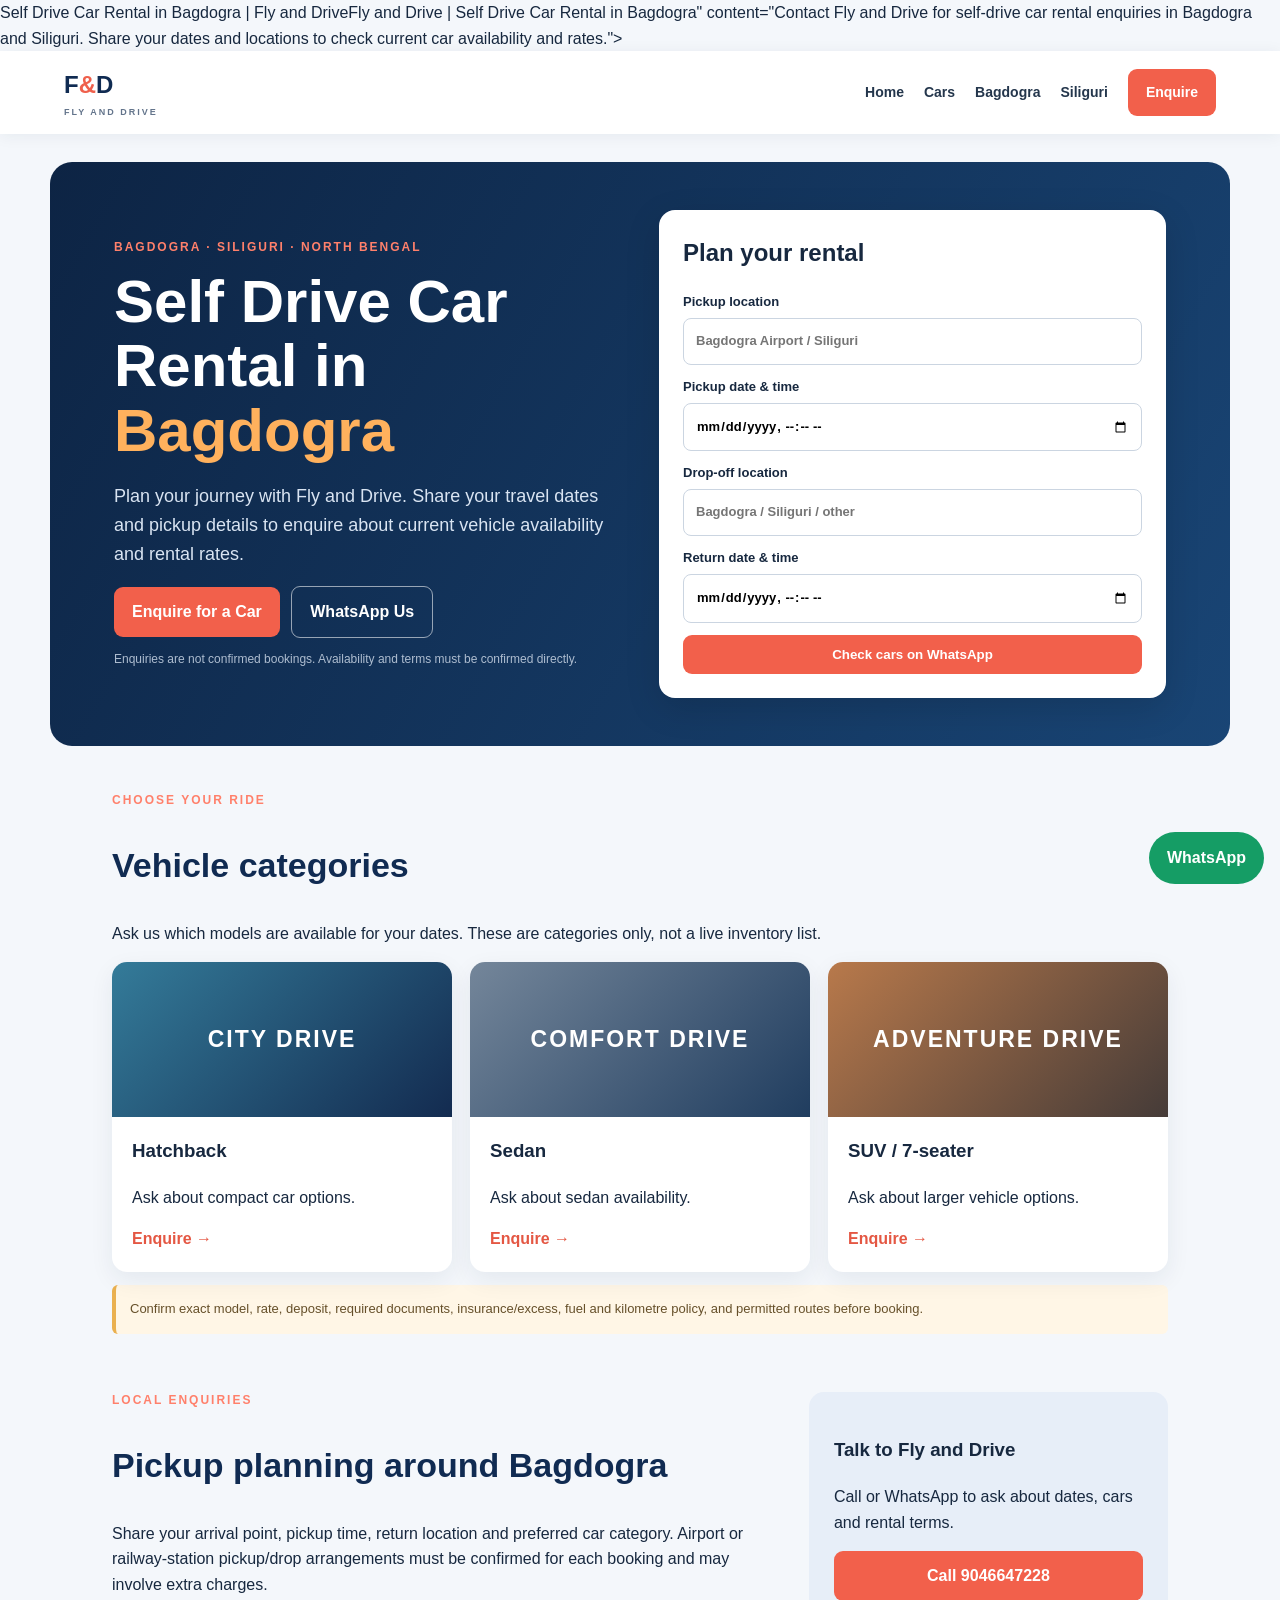
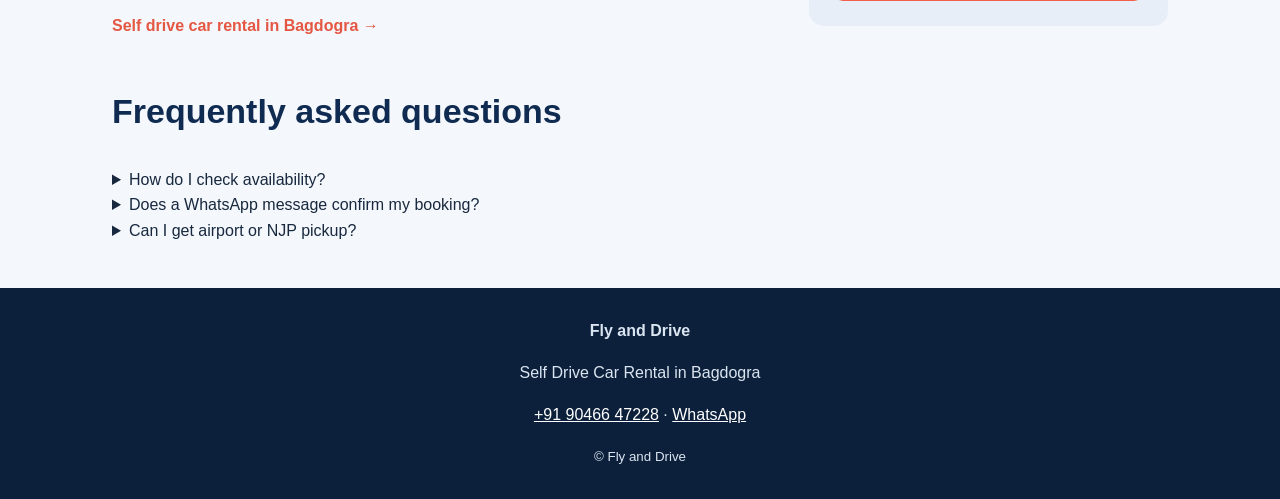
<file: index.html>
<!doctype html><html lang="en"><head><meta charset="utf-8"><meta name="google-site-verification" content="nH3wj0BV8rFmDaSXp6mujSp6aQtWH4R-Et4Ms5vAyeU" /><title>Self Drive Car Rental in Bagdogra | Fly and Drive</title>
<meta name="description" content="Book self-drive cars in Bagdogra with Fly and Drive. Explore convenient car rental options for Bagdogra, Siliguri and nearby destinations. Enquire on WhatsApp at 9046647228.">Self Drive Car Rental in Bagdogra | Fly and Drive</title>Fly and Drive | Self Drive Car Rental in Bagdogra</title><meta"description" content="Book self-drive cars in Bagdogra with Fly and Drive. Explore convenient car rental options for Bagdogra, Siliguri and nearby destinations. Enquire on WhatsApp at 9046647228.">" content="Contact Fly and Drive for self-drive car rental enquiries in Bagdogra and Siliguri. Share your dates and locations to check current car availability and rates."><meta name="robots" content="index,follow"><link rel="canonical" href="https://YOUR-WEBSITE-DOMAIN/"><link rel="canonical" href="https://flyanddrive.github.io/fly-and-drive-bagdogra/"><link rel="stylesheet" href="style.css"><script type="application/ld+json">{"@context":"https://schema.org","@type":"CarRental","name":"Fly and Drive","telephone":"+919046647228","description":"Self-drive car rental enquiry service in Bagdogra, West Bengal.","areaServed":[{"@type":"City","name":"Bagdogra"},{"@type":"City","name":"Siliguri"}],"priceRange":"Contact for rates"}</script></head><body><header><a class="brand" href="index.html">F<span>&</span>D <small>FLY AND DRIVE</small></a><nav><a href="index.html">Home</a><a href="cars.html">Cars</a><a href="bagdogra.html">Bagdogra</a><a href="siliguri.html">Siliguri</a><a class="navbtn" href="booking.html">Enquire</a></nav></header><main><section class="hero"><div><p class="tag">BAGDOGRA · SILIGURI · NORTH BENGAL</p><h1>Self Drive Car Rental in <i>Bagdogra</i></h1><p class="lead">Plan your journey with Fly and Drive. Share your travel dates and pickup details to enquire about current vehicle availability and rental rates.</p><a class="btn" href="booking.html">Enquire for a Car</a> <a class="btn outline" href="https://wa.me/919046647228">WhatsApp Us</a><p class="small">Enquiries are not confirmed bookings. Availability and terms must be confirmed directly.</p></div><form id="quickBooking" class="panel"><h2>Plan your rental</h2><label>Pickup location<input name="pickup" placeholder="Bagdogra Airport / Siliguri" required></label><label>Pickup date & time<input name="pickupDate" type="datetime-local" required></label><label>Drop-off location<input name="drop" placeholder="Bagdogra / Siliguri / other" required></label><label>Return date & time<input name="returnDate" type="datetime-local" required></label><button class="btn full">Check cars on WhatsApp</button></form></section><section class="section"><p class="tag">CHOOSE YOUR RIDE</p><h2>Vehicle categories</h2><p>Ask us which models are available for your dates. These are categories only, not a live inventory list.</p><div class="cards"><article><div class="visual v1">CITY DRIVE</div><h3>Hatchback</h3><p>Ask about compact car options.</p><a href="booking.html?type=Hatchback">Enquire →</a></article><article><div class="visual v2">COMFORT DRIVE</div><h3>Sedan</h3><p>Ask about sedan availability.</p><a href="booking.html?type=Sedan">Enquire →</a></article><article><div class="visual v3">ADVENTURE DRIVE</div><h3>SUV / 7-seater</h3><p>Ask about larger vehicle options.</p><a href="booking.html?type=SUV">Enquire →</a></article></div><p class="notice">Confirm exact model, rate, deposit, required documents, insurance/excess, fuel and kilometre policy, and permitted routes before booking.</p></section><section class="section split"><div><p class="tag">LOCAL ENQUIRIES</p><h2>Pickup planning around Bagdogra</h2><p>Share your arrival point, pickup time, return location and preferred car category. Airport or railway-station pickup/drop arrangements must be confirmed for each booking and may involve extra charges.</p><a href="bagdogra.html">Self drive car rental in Bagdogra →</a></div><div class="callout"><h3>Talk to Fly and Drive</h3><p>Call or WhatsApp to ask about dates, cars and rental terms.</p><a class="btn full" href="tel:+919046647228">Call 9046647228</a></div></section><section class="section"><h2>Frequently asked questions</h2><details><summary>How do I check availability?</summary><p>Send your dates, pickup and return locations by WhatsApp. The team will confirm availability and rates.</p></details><details><summary>Does a WhatsApp message confirm my booking?</summary><p>No. It is only an enquiry. Your booking is confirmed only after the business confirms the vehicle, dates, charges, deposit and terms.</p></details><details><summary>Can I get airport or NJP pickup?</summary><p>Ask the team to confirm the pickup/drop arrangement and any additional charge for your specific booking.</p></details></section></main><footer><b>Fly and Drive</b><p>Self Drive Car Rental in Bagdogra</p><p><a href="tel:+919046647228">+91 90466 47228</a> · <a href="https://wa.me/919046647228">WhatsApp</a></p><small>© Fly and Drive</small></footer><a class="float" href="https://wa.me/919046647228">WhatsApp</a><script src="script.js"></script></body></html>
</file>
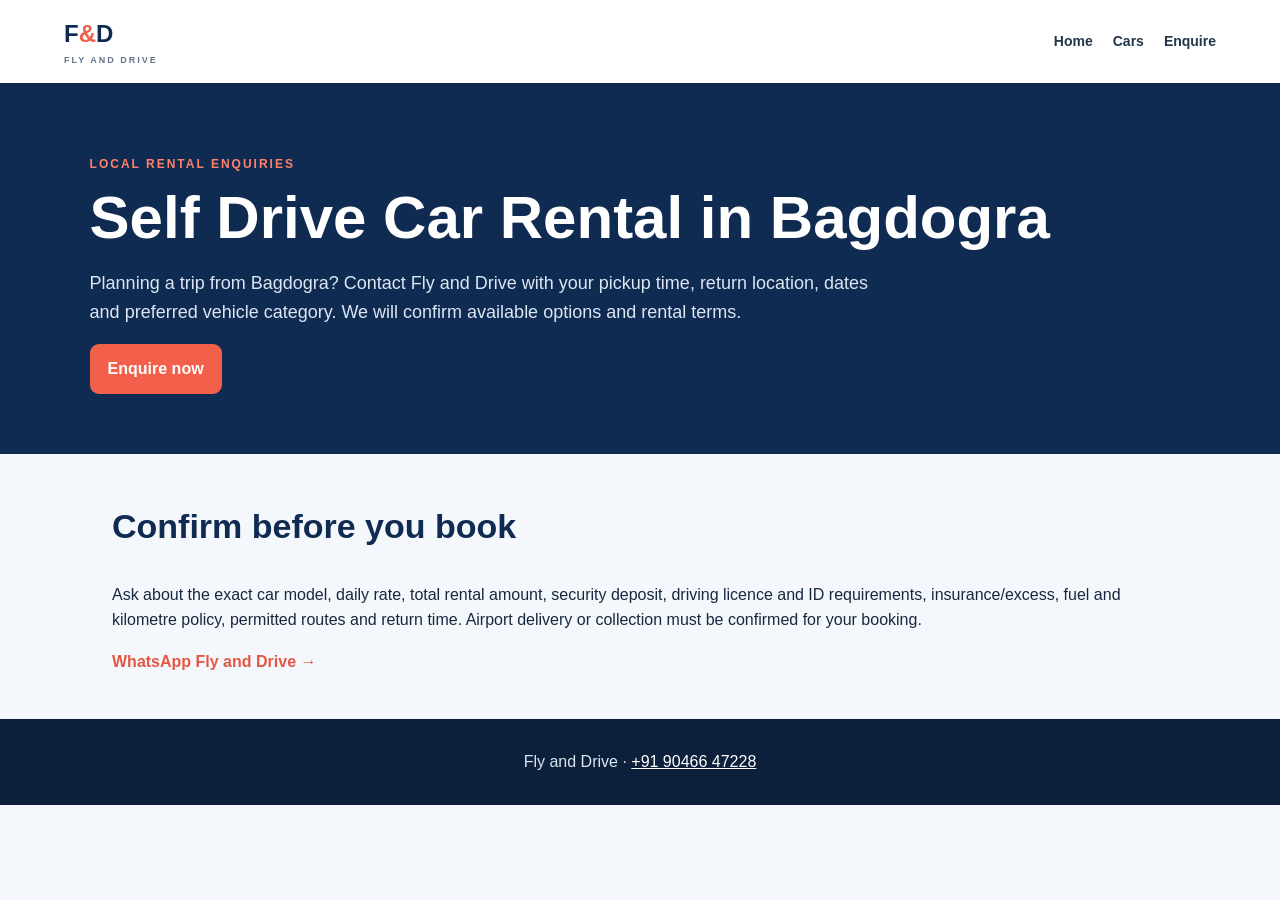
<file: bagdogra.html>
<!doctype html><html lang="en"><head><meta charset="utf-8"><meta name="viewport" content="width=device-width,initial-scale=1"><title>Self Drive Car Rental in Bagdogra | Fly and Drive</title><meta name="description" content="Looking for self-drive car rental in Bagdogra? Contact Fly and Drive to ask about available cars, rates, dates and pickup arrangements."><link rel="canonical" href="https://YOUR-WEBSITE-DOMAIN/bagdogra.html"><link rel="stylesheet" href="style.css"></head><body><header><a class="brand" href="index.html">F<span>&</span>D <small>FLY AND DRIVE</small></a><nav><a href="index.html">Home</a><a href="cars.html">Cars</a><a href="booking.html">Enquire</a></nav></header><section class="pagehero"><p class="tag">LOCAL RENTAL ENQUIRIES</p><h1>Self Drive Car Rental in Bagdogra</h1><p>Planning a trip from Bagdogra? Contact Fly and Drive with your pickup time, return location, dates and preferred vehicle category. We will confirm available options and rental terms.</p><a class="btn" href="booking.html">Enquire now</a></section><section class="section"><h2>Confirm before you book</h2><p>Ask about the exact car model, daily rate, total rental amount, security deposit, driving licence and ID requirements, insurance/excess, fuel and kilometre policy, permitted routes and return time. Airport delivery or collection must be confirmed for your booking.</p><a href="https://wa.me/919046647228">WhatsApp Fly and Drive →</a></section><footer>Fly and Drive · <a href="tel:+919046647228">+91 90466 47228</a></footer></body></html>
</file>
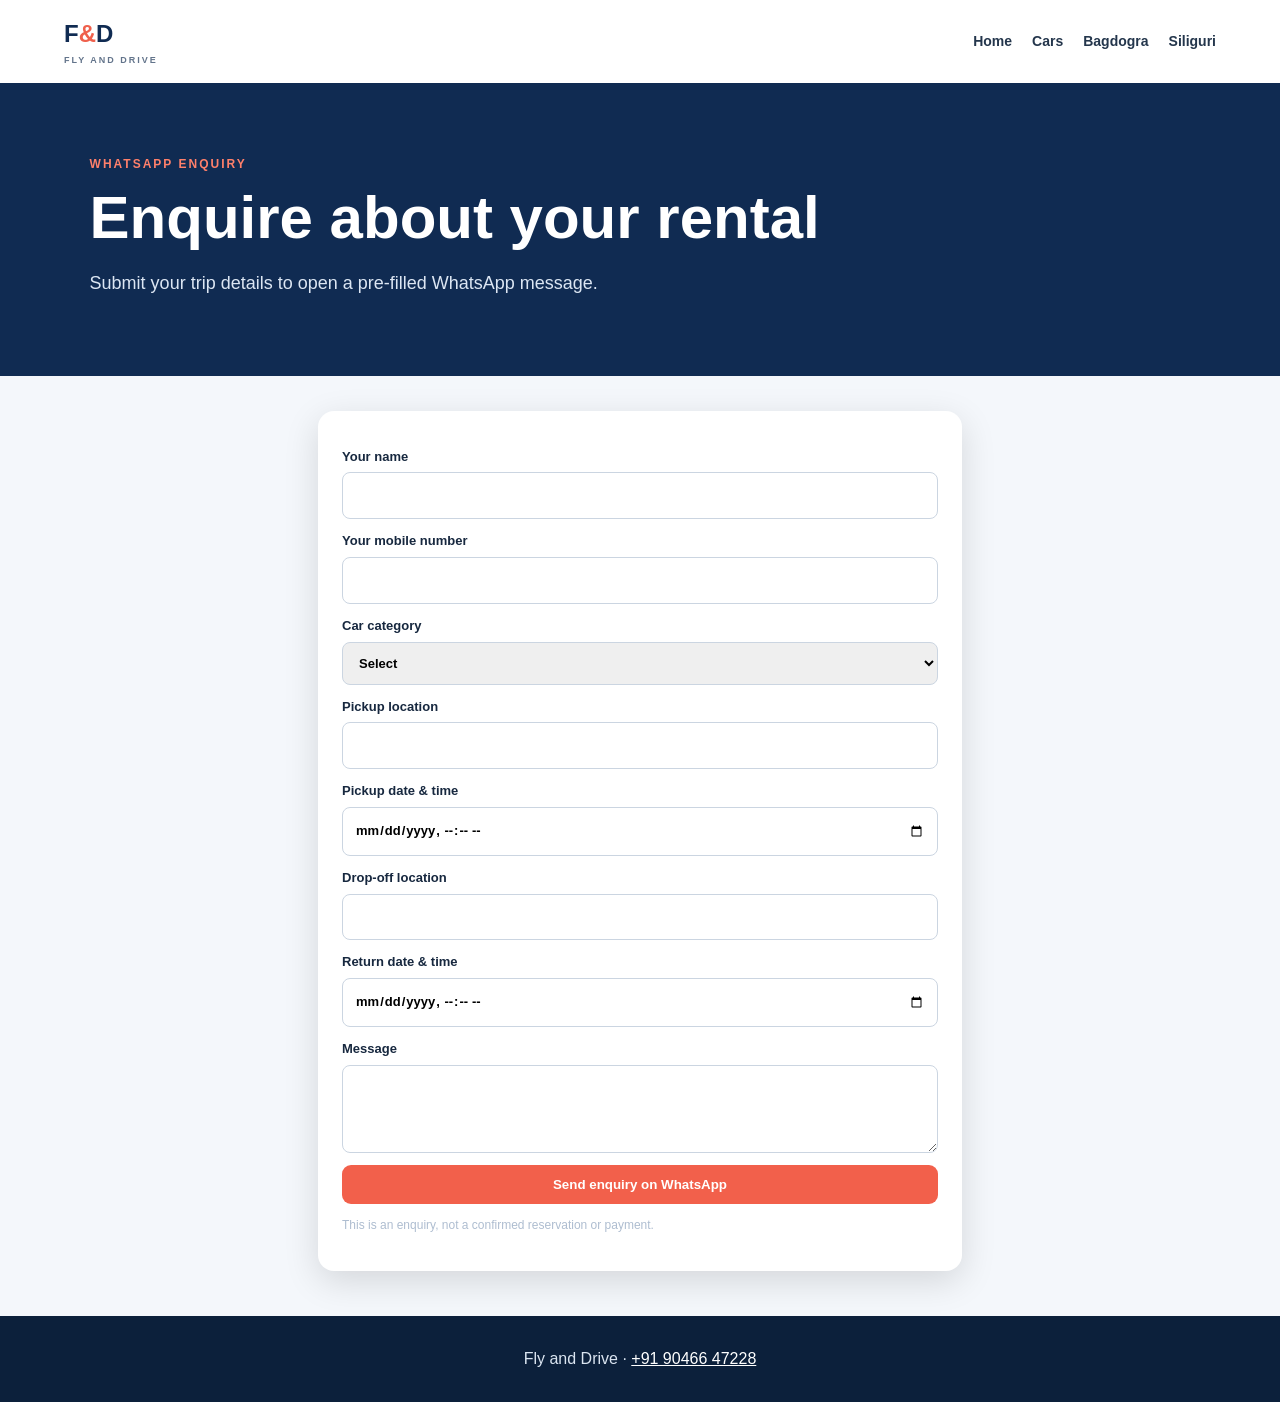
<file: booking.html>
<!doctype html><html lang="en"><head><meta charset="utf-8"><meta name="viewport" content="width=device-width,initial-scale=1"><title>Car Rental Enquiry | Fly and Drive Bagdogra</title><meta name="description" content="Send Fly and Drive your self-drive car rental dates, locations and preferred vehicle category for Bagdogra and Siliguri."><link rel="canonical" href="https://YOUR-WEBSITE-DOMAIN/booking.html"><link rel="stylesheet" href="style.css"></head><body><header><a class="brand" href="index.html">F<span>&</span>D <small>FLY AND DRIVE</small></a><nav><a href="index.html">Home</a><a href="cars.html">Cars</a><a href="bagdogra.html">Bagdogra</a><a href="siliguri.html">Siliguri</a></nav></header><section class="pagehero"><p class="tag">WHATSAPP ENQUIRY</p><h1>Enquire about your rental</h1><p>Submit your trip details to open a pre-filled WhatsApp message.</p></section><main class="formwrap"><form id="fullBooking" class="panel"><label>Your name<input name="name" required></label><label>Your mobile number<input name="mobile" inputmode="tel" required></label><label>Car category<select name="carType"><option value="">Select</option><option>Hatchback</option><option>Sedan</option><option>SUV</option><option>7-seater</option><option>Any available car</option></select></label><label>Pickup location<input name="pickup" required></label><label>Pickup date & time<input name="pickupDate" type="datetime-local" required></label><label>Drop-off location<input name="drop" required></label><label>Return date & time<input name="returnDate" type="datetime-local" required></label><label>Message<textarea name="message" rows="3"></textarea></label><button class="btn full">Send enquiry on WhatsApp</button><p class="small">This is an enquiry, not a confirmed reservation or payment.</p></form></main><footer>Fly and Drive · <a href="tel:+919046647228">+91 90466 47228</a></footer><script src="script.js"></script></body></html>
</file>
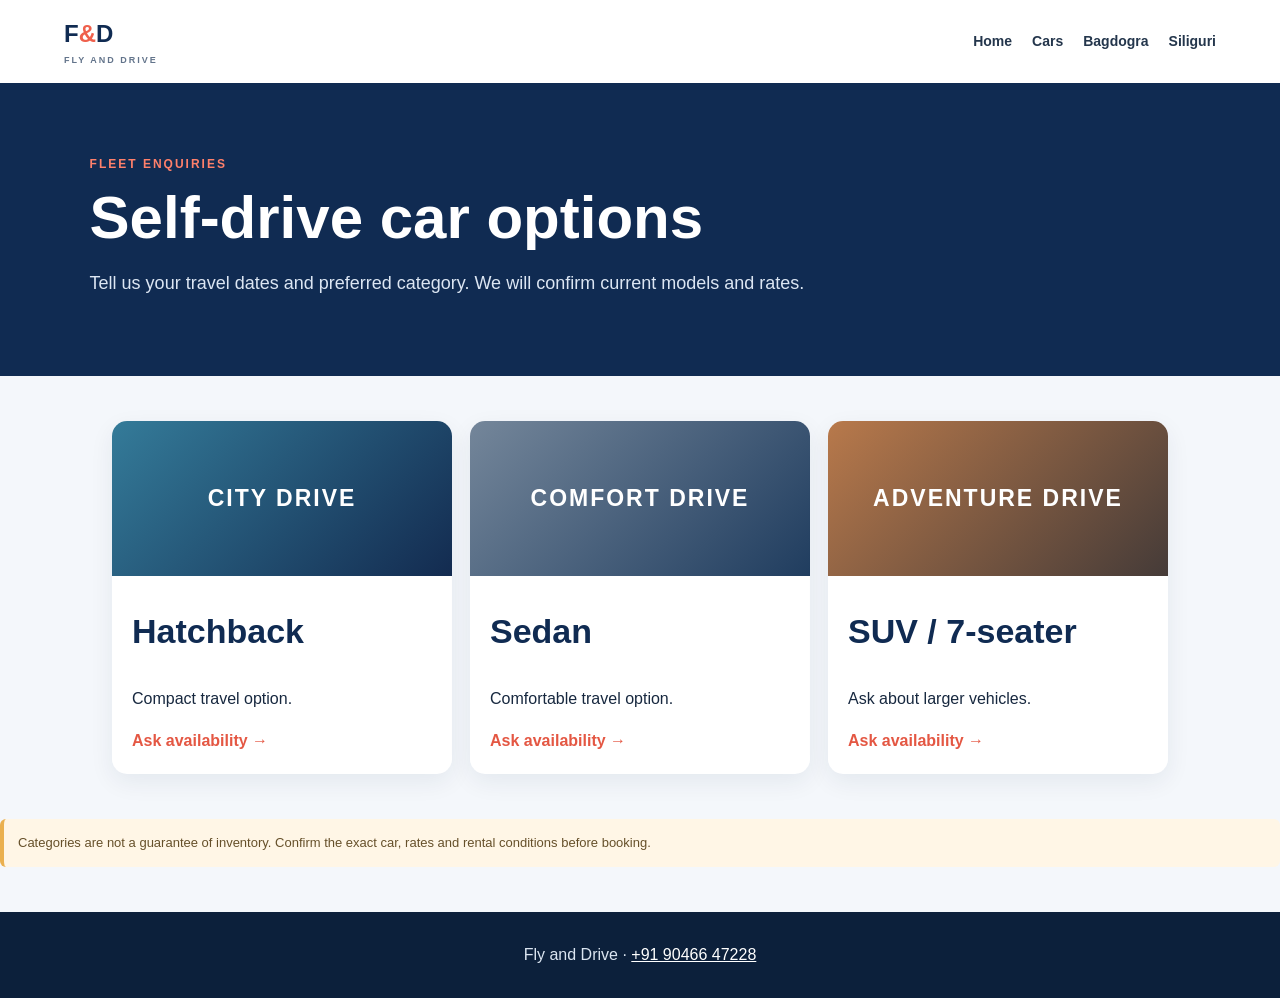
<file: cars.html>
<!doctype html><html lang="en"><head><meta charset="utf-8"><meta name="viewport" content="width=device-width,initial-scale=1"><title>Self Drive Cars | Fly and Drive Bagdogra</title><meta name="description" content="Enquire about hatchback, sedan, SUV and 7-seater self-drive car categories in Bagdogra and Siliguri. Contact Fly and Drive for current models and rates."><link rel="canonical" href="https://YOUR-WEBSITE-DOMAIN/cars.html"><link rel="stylesheet" href="style.css"></head><body><header><a class="brand" href="index.html">F<span>&</span>D <small>FLY AND DRIVE</small></a><nav><a href="index.html">Home</a><a href="cars.html">Cars</a><a href="bagdogra.html">Bagdogra</a><a href="siliguri.html">Siliguri</a></nav></header><main><section class="pagehero"><p class="tag">FLEET ENQUIRIES</p><h1>Self-drive car options</h1><p>Tell us your travel dates and preferred category. We will confirm current models and rates.</p></section><section class="section cards"><article><div class="visual v1">CITY DRIVE</div><h2>Hatchback</h2><p>Compact travel option.</p><a href="booking.html?type=Hatchback">Ask availability →</a></article><article><div class="visual v2">COMFORT DRIVE</div><h2>Sedan</h2><p>Comfortable travel option.</p><a href="booking.html?type=Sedan">Ask availability →</a></article><article><div class="visual v3">ADVENTURE DRIVE</div><h2>SUV / 7-seater</h2><p>Ask about larger vehicles.</p><a href="booking.html?type=SUV">Ask availability →</a></article></section><p class="notice">Categories are not a guarantee of inventory. Confirm the exact car, rates and rental conditions before booking.</p></main><footer>Fly and Drive · <a href="tel:+919046647228">+91 90466 47228</a></footer></body></html>
</file>
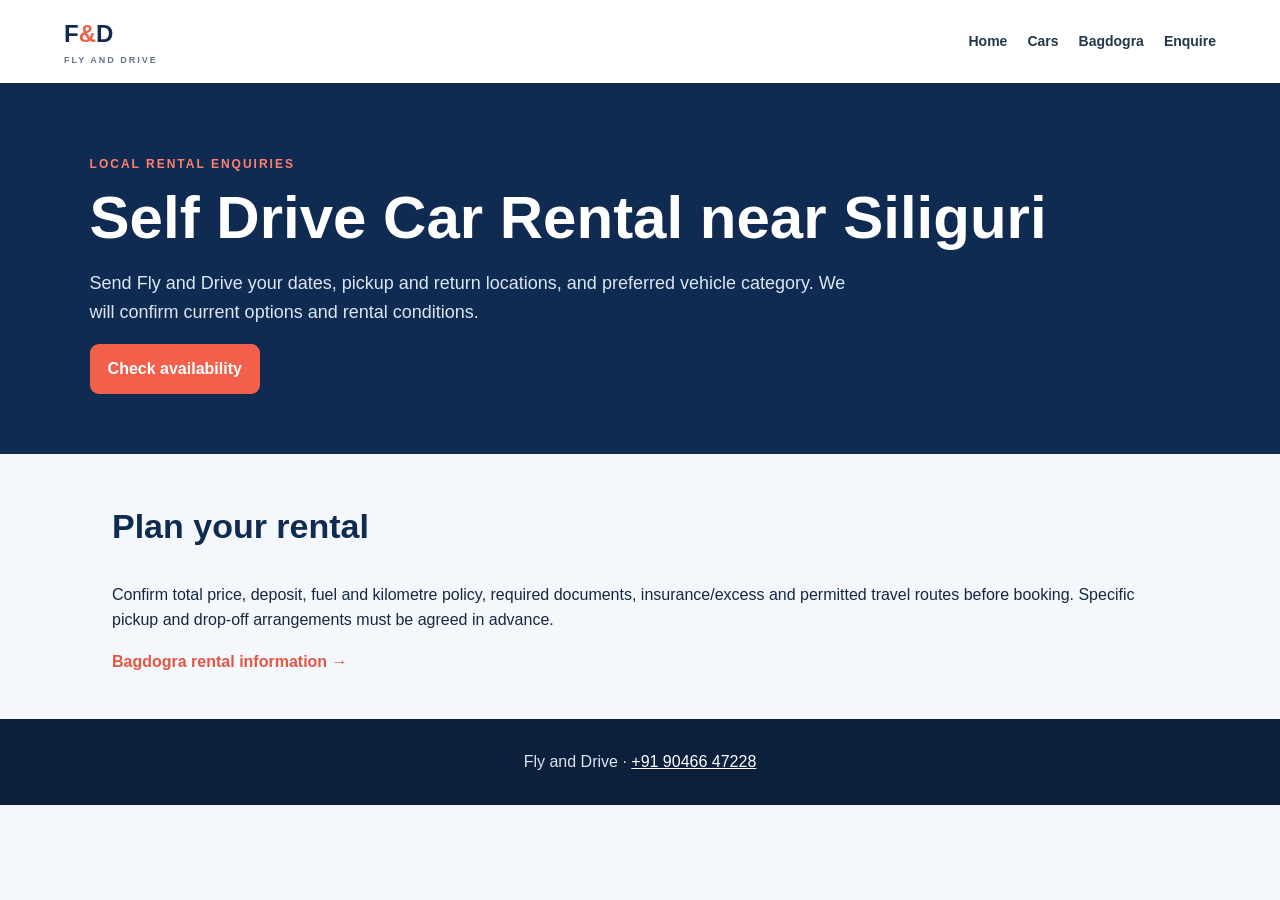
<file: siliguri.html>
<!doctype html><html lang="en"><head><meta charset="utf-8"><meta name="viewport" content="width=device-width,initial-scale=1"><title>Self Drive Car Rental near Siliguri | Fly and Drive</title><meta name="description" content="Contact Fly and Drive for self-drive car rental enquiries around Siliguri and Bagdogra. Ask about vehicle categories, rates, dates and pickup arrangements."><link rel="canonical" href="https://YOUR-WEBSITE-DOMAIN/siliguri.html"><link rel="stylesheet" href="style.css"></head><body><header><a class="brand" href="index.html">F<span>&</span>D <small>FLY AND DRIVE</small></a><nav><a href="index.html">Home</a><a href="cars.html">Cars</a><a href="bagdogra.html">Bagdogra</a><a href="booking.html">Enquire</a></nav></header><section class="pagehero"><p class="tag">LOCAL RENTAL ENQUIRIES</p><h1>Self Drive Car Rental near Siliguri</h1><p>Send Fly and Drive your dates, pickup and return locations, and preferred vehicle category. We will confirm current options and rental conditions.</p><a class="btn" href="booking.html">Check availability</a></section><section class="section"><h2>Plan your rental</h2><p>Confirm total price, deposit, fuel and kilometre policy, required documents, insurance/excess and permitted travel routes before booking. Specific pickup and drop-off arrangements must be agreed in advance.</p><a href="bagdogra.html">Bagdogra rental information →</a></section><footer>Fly and Drive · <a href="tel:+919046647228">+91 90466 47228</a></footer></body></html>
</file>
<file: style.css>
*{box-sizing:border-box}body{margin:0;background:#f4f7fb;color:#17283f;font:16px/1.6 Arial,sans-serif}header{background:white;padding:15px 5%;display:flex;justify-content:space-between;align-items:center;gap:20px;box-shadow:0 2px 15px #142b4610}.brand{font-size:24px;font-weight:900;color:#102b52;text-decoration:none}.brand span{color:#ef604c}.brand small{display:block;font-size:9px;letter-spacing:2px;color:#63748b}nav{display:flex;gap:20px;align-items:center}nav a{color:#24364c;text-decoration:none;font-weight:bold;font-size:14px}.navbtn,.btn{background:#f2604b;color:white!important;padding:12px 18px;border-radius:9px;text-decoration:none;border:0;font-weight:800;display:inline-block;cursor:pointer}.hero{max-width:1180px;margin:28px auto;padding:48px 5%;background:linear-gradient(120deg,#0d2444,#194575);color:white;border-radius:22px;display:grid;grid-template-columns:1fr 1fr;gap:38px;align-items:center}.tag{font-size:12px;letter-spacing:2px;font-weight:800;color:#ff806b}.hero h1,.pagehero h1{font-size:clamp(38px,5vw,60px);line-height:1.08;margin:12px 0}.hero h1 i{color:#ffb15d;font-style:normal}.lead{font-size:18px;color:#d9e4f2}.outline{background:transparent;border:1px solid #ffffff90;margin-left:7px}.small{font-size:12px;color:#aebdd0}.panel{background:white;color:#17283f;padding:24px;border-radius:16px;box-shadow:0 10px 35px #0002}.panel h2{margin-top:0}.panel label{display:block;font-size:13px;font-weight:bold;margin:12px 0}.panel input,.panel select,.panel textarea{display:block;width:100%;padding:12px;border:1px solid #cbd5e1;border-radius:8px;margin-top:5px;font:inherit}.full{width:100%;text-align:center}.section{max-width:1100px;margin:45px auto;padding:0 22px}.section h2{font-size:34px;color:#102b52}.cards{display:grid;grid-template-columns:repeat(3,1fr);gap:18px}.cards article{background:white;padding:0 0 20px;border-radius:15px;overflow:hidden;box-shadow:0 8px 25px #112b4d12}.cards article h3,.cards article h2,.cards article p,.cards article>a{margin-left:20px;margin-right:20px}.cards article a,.section a{color:#e45743;font-weight:bold;text-decoration:none}.visual{height:155px;display:grid;place-items:center;color:white;font-size:23px;font-weight:900;letter-spacing:2px}.v1{background:linear-gradient(135deg,#347b99,#132b50)}.v2{background:linear-gradient(135deg,#74869a,#203d5f)}.v3{background:linear-gradient(135deg,#b8794b,#453b38)}.notice{background:#fff6e6;padding:14px;border-left:4px solid #eab04f;border-radius:6px;font-size:13px;color:#66502a}.split{display:grid;grid-template-columns:1.3fr .7fr;gap:30px;align-items:center}.callout{background:#e7eef8;padding:25px;border-radius:15px}.pagehero{background:#102b52;color:white;padding:60px 7%}.pagehero p:not(.tag){max-width:780px;color:#dce6f3;font-size:18px}.formwrap{max-width:680px;margin:35px auto;padding:0 18px}footer{margin-top:45px;background:#0c203b;color:#dbe5f1;text-align:center;padding:30px}footer a{color:white}.float{position:fixed;right:16px;bottom:16px;background:#159d65;color:white;padding:13px 18px;border-radius:30px;text-decoration:none;font-weight:bold}@media(max-width:780px){header{display:block;padding:14px 18px}nav{overflow:auto;gap:15px;margin-top:12px;white-space:nowrap}.hero{margin:0;border-radius:0;padding:35px 20px;grid-template-columns:1fr}.hero h1{font-size:42px}.cards{grid-template-columns:1fr}.split{grid-template-columns:1fr}.section{margin:28px auto}.pagehero{padding:42px 22px}.pagehero h1{font-size:40px}}
</file>
